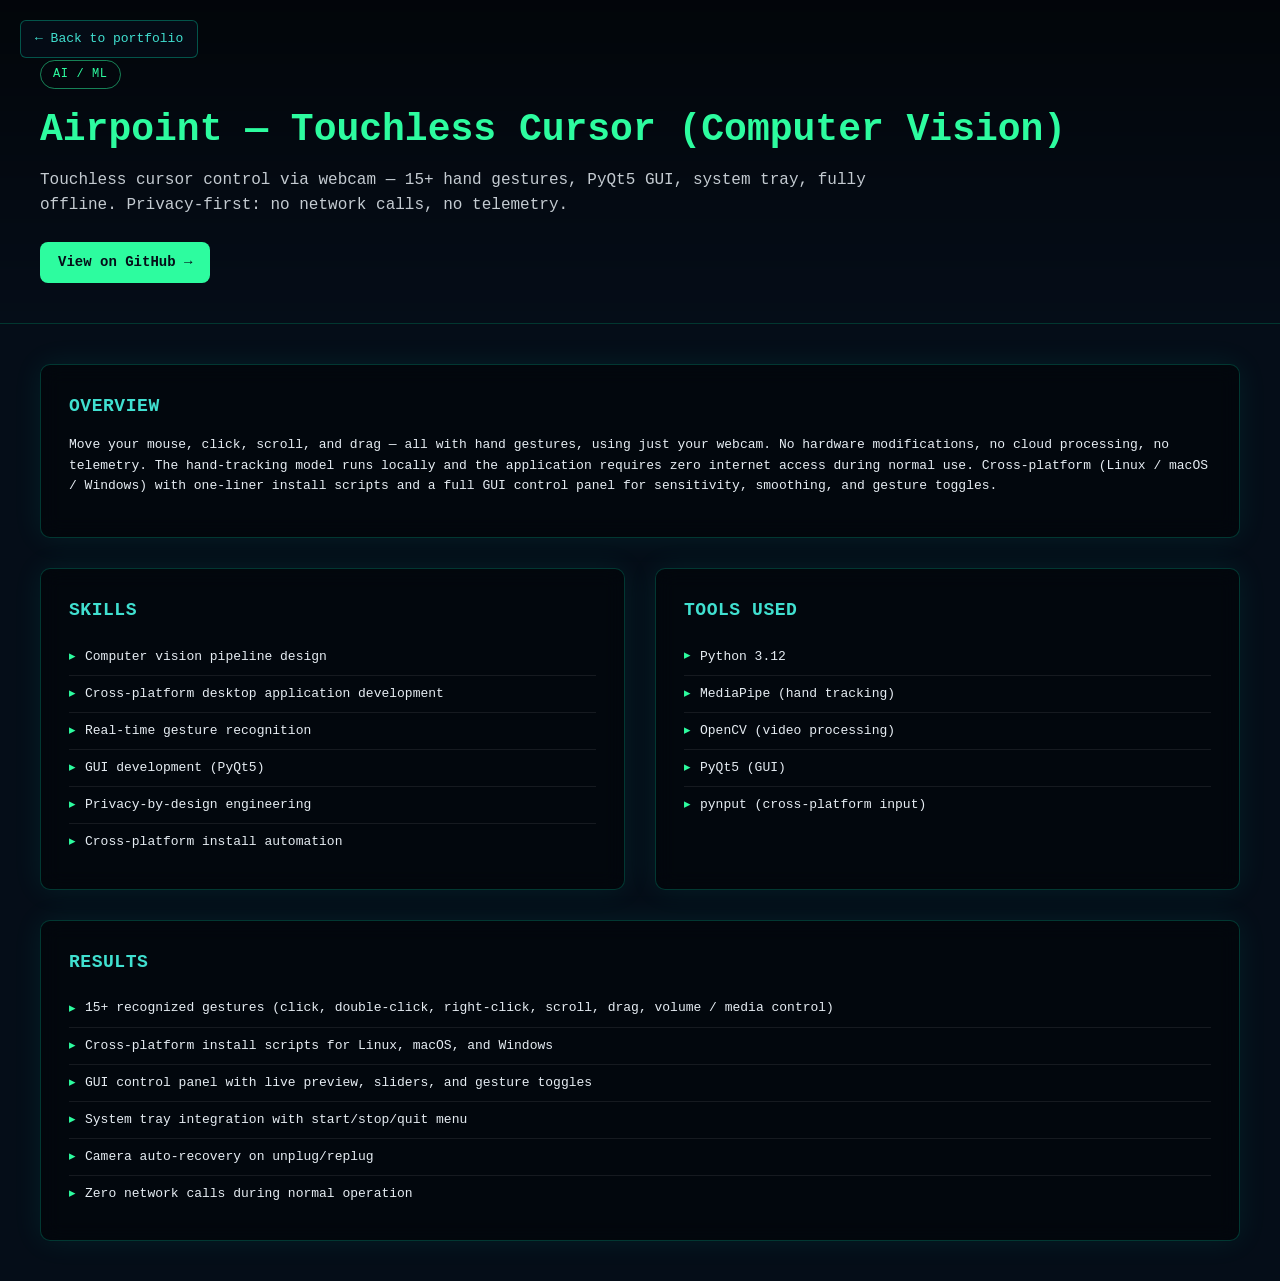
<file: projects/airpoint.html>
<!DOCTYPE html>
<html lang="en">

<head>

<meta charset="UTF-8">
<meta name="viewport" content="width=device-width, initial-scale=1">
<title>Cybersecurity Project — RealPhantomLee Tucker</title>

<style>
  body {
    background: #050d18;
    color: #e6edf3;
    font-family: monospace;
    margin: 0;
    padding: 0;
    line-height: 1.55;
  }

  /* header */
  .header {
    padding: 60px 40px 40px;
    border-bottom: 1px solid rgba(0, 255, 200, 0.2);
    background: linear-gradient(180deg, rgba(0, 0, 0, 0.6), rgba(0, 0, 0, 0));
  }

  .category-badge {
    display: inline-block;
    color: #2dfc9f;
    border: 1px solid rgba(45, 252, 159, 0.5);
    border-radius: 999px;
    padding: 4px 12px;
    font-size: 12px;
    letter-spacing: 0.05em;
    text-transform: uppercase;
    margin-bottom: 18px;
  }

  h1 {
    color: #2dfc9f;
    font-size: 38px;
    margin: 0 0 16px;
    line-height: 1.2;
  }

  .pitch {
    color: #e6edf3;
    opacity: 0.85;
    max-width: 900px;
    font-size: 16px;
    margin: 0 0 24px;
  }

  .actions {
    display: flex;
    gap: 12px;
    flex-wrap: wrap;
  }

  .btn {
    display: inline-flex;
    align-items: center;
    gap: 8px;
    padding: 10px 18px;
    border-radius: 8px;
    text-decoration: none;
    font-weight: bold;
    font-size: 14px;
    transition: transform .15s ease, box-shadow .15s ease;
  }

  .btn-primary {
    background: #2dfc9f;
    color: #050d18;
  }

  .btn-secondary {
    background: transparent;
    color: #2dfc9f;
    border: 1px solid #2dfc9f;
  }

  .btn:hover {
    transform: translateY(-2px);
    box-shadow: 0 6px 20px rgba(45, 252, 159, 0.25);
  }

  /* layout */
  .wrapper {
    max-width: 1200px;
    margin: auto;
    padding: 40px;
    display: grid;
    grid-template-columns: 1fr 1fr;
    gap: 30px;
  }

  .panel {
    background: rgba(0, 0, 0, 0.45);
    border: 1px solid rgba(0, 255, 200, 0.2);
    border-radius: 10px;
    padding: 28px;
    backdrop-filter: blur(10px);
    box-shadow: 0 0 30px rgba(0, 255, 200, 0.08);
  }

  .panel.full {
    grid-column: 1 / -1;
  }

  .panel h2 {
    color: #40E0D0;
    margin: 0 0 14px;
    font-size: 18px;
    letter-spacing: 0.03em;
    text-transform: uppercase;
  }

  ul {
    list-style: none;
    padding: 0;
    margin: 0;
  }

  li {
    padding: 8px 0 8px 16px;
    border-bottom: 1px solid rgba(255, 255, 255, 0.08);
    position: relative;
  }

  li:last-child {
    border-bottom: 0;
  }

  li::before {
    content: "▸";
    color: #2dfc9f;
    position: absolute;
    left: 0;
  }

  /* back link */
  .back {
    position: fixed;
    top: 20px;
    left: 20px;
    color: #40E0D0;
    text-decoration: none;
    background: rgba(5, 13, 24, 0.8);
    padding: 8px 14px;
    border-radius: 6px;
    border: 1px solid rgba(0, 255, 200, 0.3);
    z-index: 10;
  }

  .back:hover {
    background: rgba(45, 252, 159, 0.15);
  }

  /* responsive */
  @media (max-width: 900px) {
    .wrapper {
      grid-template-columns: 1fr;
      padding: 24px;
    }

    .header {
      padding: 60px 24px 32px;
    }

    h1 {
      font-size: 28px;
    }
  }
</style>

</head>

<body>

<a class="back" href="../index.html">← Back to portfolio</a>

<div class="header">
  <div class="category-badge" id="category"></div>
  <h1 id="title"></h1>
  <p class="pitch" id="pitch"></p>
  <div class="actions">
    <a class="btn btn-primary" id="github-link" target="_blank" rel="noreferrer">View on GitHub →</a>
  </div>
</div>

<div class="wrapper">

  <div class="panel full">
    <h2>Overview</h2>
    <p id="summary"></p>
  </div>

  <div class="panel">
    <h2>Skills</h2>
    <ul id="skills"></ul>
  </div>

  <div class="panel">
    <h2>Tools Used</h2>
    <ul id="tools"></ul>
  </div>

  <div class="panel full">
    <h2>Results</h2>
    <ul id="results"></ul>
  </div>

</div>

<script>
  fetch("../data/portfolio.json")
    .then(res => res.json())
    .then(data => {
      const slug = window.location.pathname.split("/").pop().replace(".html", "");
      const project = data.find(p => p.slug === slug);

      if (!project) {
        document.getElementById("title").innerText = "Project not found";
        return;
      }

      document.title = project.title + " — RealPhantomLee Tucker";
      document.getElementById("category").innerText = project.category;
      document.getElementById("title").innerText = project.title;
      document.getElementById("pitch").innerText = project.description;
      document.getElementById("summary").innerText = project.summary;
      document.getElementById("github-link").href = project.github_url;

      const fillList = (id, items) => {
        const ul = document.getElementById(id);
        items.forEach(item => {
          const li = document.createElement("li");
          li.innerText = item;
          ul.appendChild(li);
        });
      };

      fillList("skills", project.skills);
      fillList("tools", project.tools);
      fillList("results", project.results);
    });
</script>

</body>
</html>
</file>
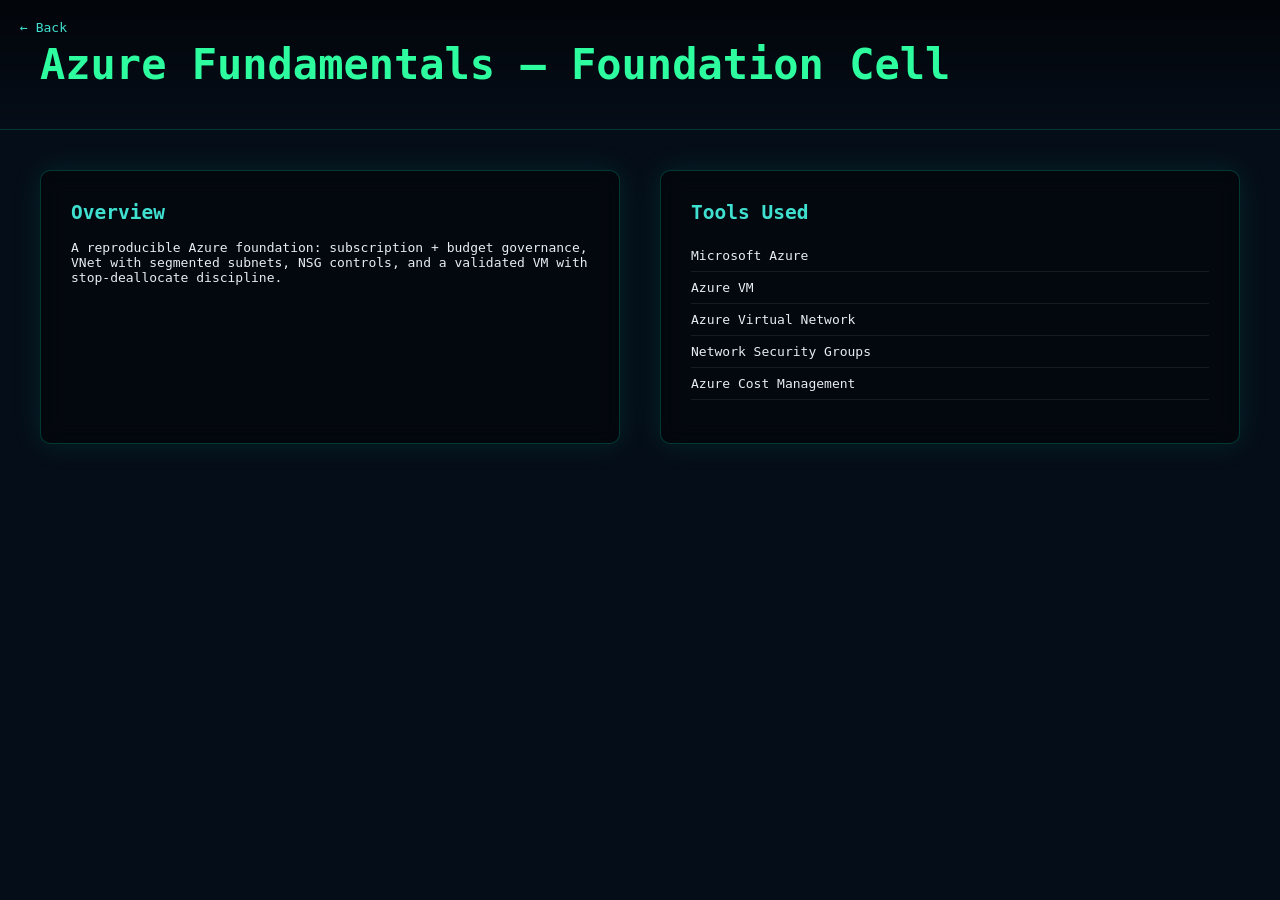
<file: projects/azure-infrastructure-lab.html>
<!DOCTYPE html>
<html>

<head>

<meta charset="UTF-8">

<title>Cybersecurity Project</title>

<style>

body{
background:#050d18;
color:#e6edf3;
font-family:monospace;
margin:0;
padding:0;
}

/* header */

.header{
padding:40px;
border-bottom:1px solid rgba(0,255,200,0.2);
background:linear-gradient(
180deg,
rgba(0,0,0,0.6),
rgba(0,0,0,0)
);
}

h1{
color:#2dfc9f;
font-size:42px;
margin:0;
}

/* layout */

.wrapper{
max-width:1200px;
margin:auto;
padding:40px;
display:grid;
grid-template-columns:1fr 1fr;
gap:40px;
}

/* panels */

.panel{
background:rgba(0,0,0,0.4);
border:1px solid rgba(0,255,200,0.2);
border-radius:10px;
padding:30px;
backdrop-filter:blur(10px);
box-shadow:0 0 30px rgba(0,255,200,0.1);
}

.panel h2{
color:#40E0D0;
margin-top:0;
}

/* tools */

ul{
list-style:none;
padding:0;
}

li{
padding:8px 0;
border-bottom:1px solid rgba(255,255,255,0.08);
}

/* back link */

.back{
position:fixed;
top:20px;
left:20px;
color:#40E0D0;
text-decoration:none;
}

</style>

</head>

<body>

<a class="back" href="../index.html">← Back</a>

<div class="header">
<h1 id="title"></h1>
</div>

<div class="wrapper">

<div class="panel">
<h2>Overview</h2>
<p id="description"></p>
</div>

<div class="panel">
<h2>Tools Used</h2>
<ul id="tools"></ul>
</div>

</div>

<script>

fetch("../data/portfolio.json")
.then(res=>res.json())
.then(data=>{

const slug=window.location.pathname.split("/").pop().replace(".html","");

const project=data.find(p=>p.slug===slug);

document.getElementById("title").innerText=project.title;
document.getElementById("description").innerText=project.description;

const tools=document.getElementById("tools");

project.tools.forEach(t=>{

const li=document.createElement("li");

li.innerText=t;

tools.appendChild(li);

});

});

</script>

</body>

</html>
</file>
